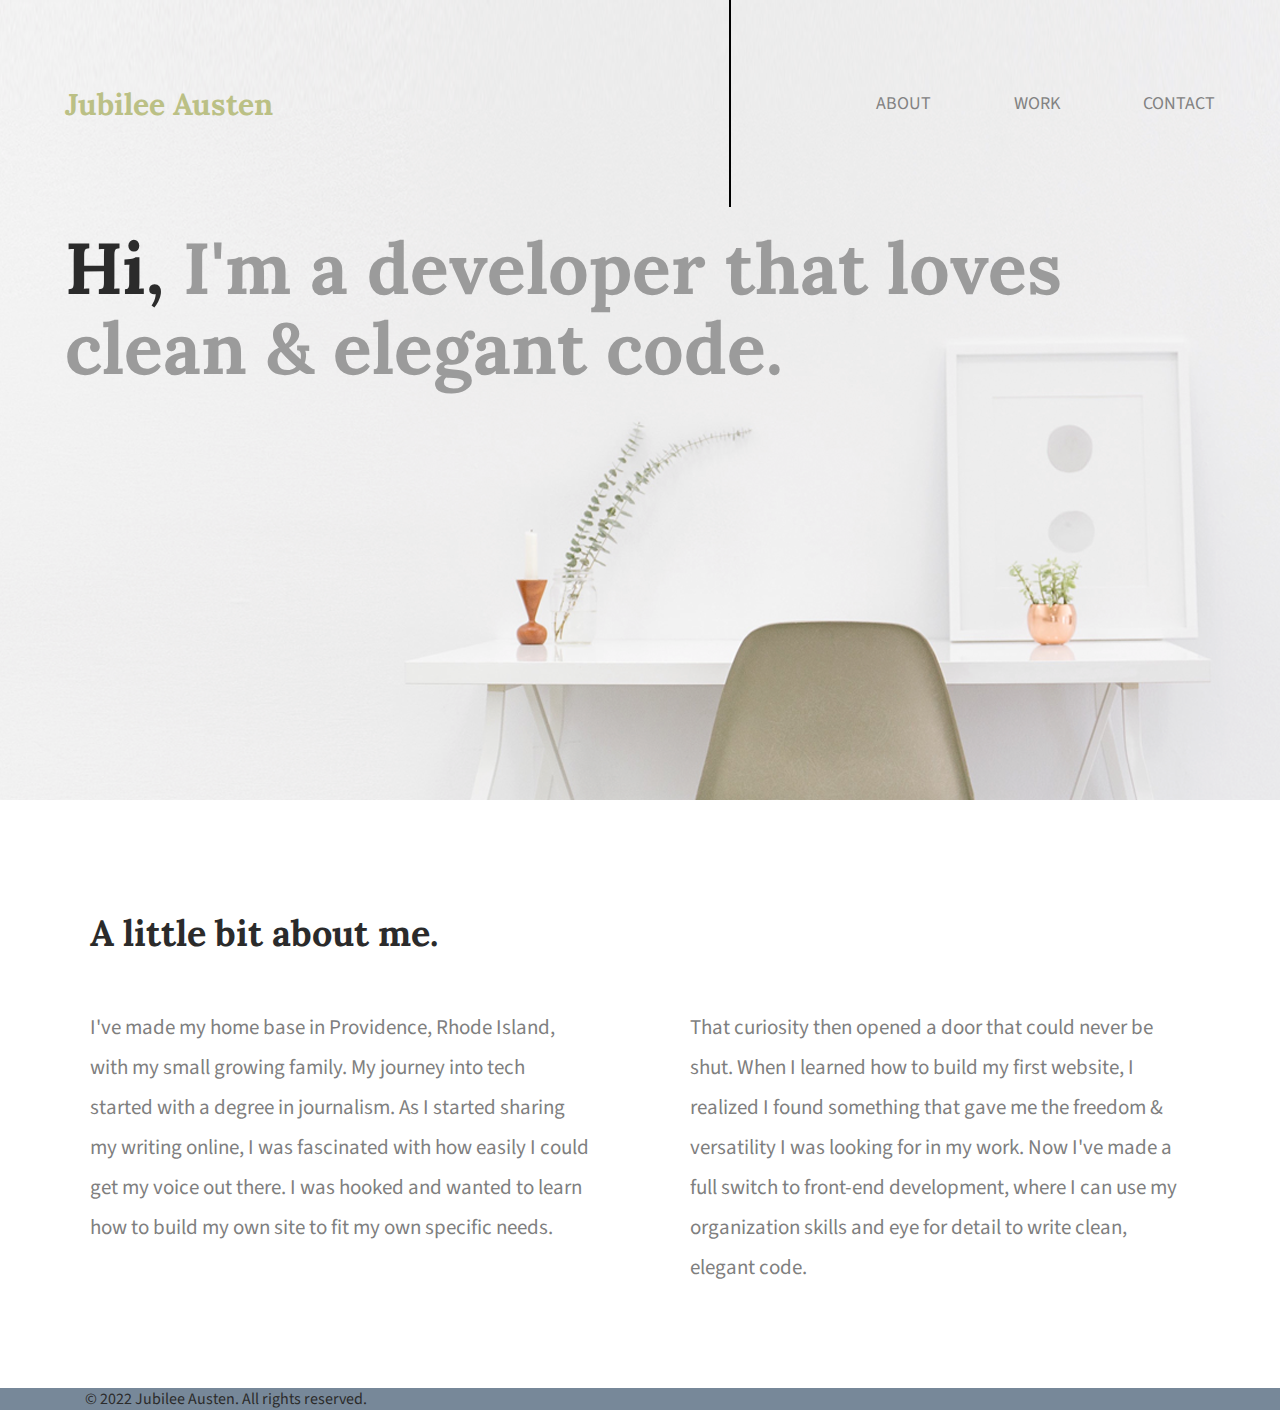
<file: index.html>
<!doctype html>
<html lang="en">
    <head>
        <title>Jubilee Austen | Portfolio</title>
        <meta charset="UTF-8">
        <link rel="stylesheet" href="css/normalize.css">
        <link rel="stylesheet" href="css/main.css">
        <link href="https://fonts.googleapis.com/css?family=Source+Sans+Pro:400,700" rel='stylesheet' type='text/css'>
        <link rel="preconnect" href="https://fonts.googleapis.com">
        <link rel="preconnect" href="https://fonts.gstatic.com" crossorigin>
        <link href="https://fonts.googleapis.com/css2?family=Lora:wght@400;700&display=swap" rel="stylesheet">
        <link href="https://fonts.googleapis.com/css?family=Lora:400,700" rel="stylesheet" type="text/css">
         <!--I don't understand what the line above does? The same thing as the line above it but with the extra "type=css"?-->
    </head>
    <body>
    <header>
        <div class="full-width">
            <div class="half-width">
                <h1>Jubilee Austen</h1>
            </div>
            <div class="half-width">
                <nav>
                    <ul>
                        <li><a href="#about">About</a></li>
                        <li><a href="work/index.html">Work</a></li>
                        <li><a href="contact/index.html">Contact</a></li>
                    </ul>
                </nav>
            </div>
            <h2><span>Hi,</span> I'm a developer that loves clean &amp; elegant code.</h2>
        </div>
    </header>
    <main>
        <section id="about">
            <div class="full-width">
                <h2>A little bit about me.</h2>
                <div class="half-width">
                    <p>I've made my home base in Providence, Rhode Island, with my small growing family. My journey into tech started with a degree in journalism. As I started sharing my writing online, I was fascinated with how easily I could get my voice out there. I was hooked and wanted to learn how to build my own site to fit my own specific needs.</p>
                </div>
                <div class="half-width">
                    <p>That curiosity then opened a door that could never be shut. When I learned how to build my first website, I realized I found something that gave me the freedom & versatility I was looking for in my work. Now I've made a full switch to front-end development, where I can use my organization skills and eye for detail to write clean, elegant code.</p>
                </div>
            </div>
        </section>
        <footer>
            <div class="full-width">
                © 2022 Jubilee Austen. All rights reserved.
            </div>
        </footer>
    </main>
    </body>
</html>
</file>
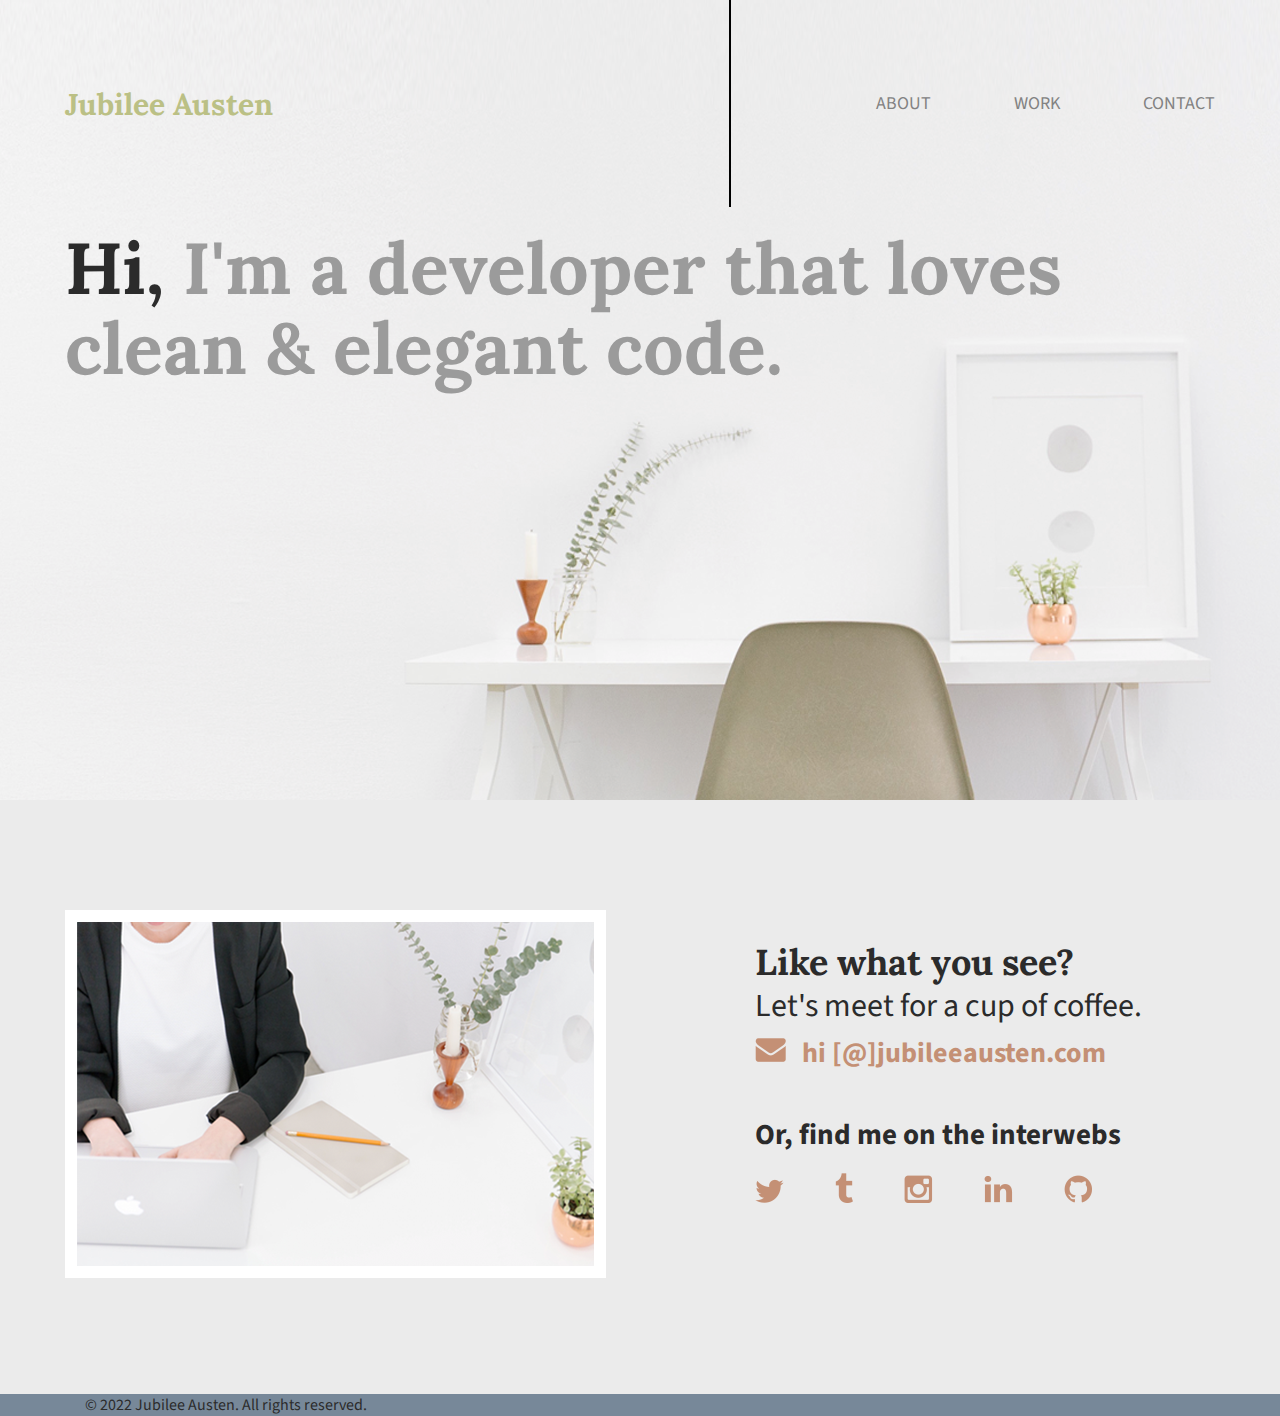
<file: contact/index.html>
<!doctype html>
<html lang="en">
    <head>
        <title>Jubilee Austen | Portfolio</title>
        <meta charset="UTF-8">
        <link rel="stylesheet" href="../css/normalize.css">
        <link rel="stylesheet" href="../css/main.css">
        <link href="https://fonts.googleapis.com/css?family=Source+Sans+Pro:400,700" rel='stylesheet' type='text/css'>
        <link rel="preconnect" href="https://fonts.googleapis.com">
        <link rel="preconnect" href="https://fonts.gstatic.com" crossorigin>
        <link href="https://fonts.googleapis.com/css2?family=Lora:wght@400;700&display=swap" rel="stylesheet">
        <link href="https://fonts.googleapis.com/css?family=Lora:400,700" rel="stylesheet" type="text/css">
         <!--I don't understand what the line above does? The same thing as the line above it but with the extra "type=css"?-->
    </head>
    <body>
    <header>
        <div class="full-width">
            <div class="half-width">
                <h1>Jubilee Austen</h1>
            </div>
            <div class="half-width">
                <nav>
                    <ul>
                        <li><a href="../index.html">About</a></li>
                        <li><a href="../work/index.html">Work</a></li>
                        <li><a href="#contact">Contact</a></li>
                    </ul>
                </nav>
            </div>
            <h2><span>Hi,</span> I'm a developer that loves clean &amp; elegant code.</h2>
        </div>
    </header>
    <main>
        <section id="contact">
            <div class="full-width">
                <div class="half-width">
                    <img id="contact-img" src="../img/contact-image.png" alt="Contact image" />
                </div>
                <div class="half-width">
                    <h2>Like what you see?</h2>
                    <h3 id="email-header">Let's meet for a cup of coffee.</h3>
                    <a href="mailto:hi@jubileeausten.com">
                        <img id="envelope" src="../img/envelope.png" alt="Envelope icon" />
                        hi [@]jubileeausten.com
                    </a>
                    <h3 id="socialmedia-header">Or, find me on the interwebs</h3>
                    <ul>
                        <li><img src="../img/twitter.png" alt="Twitter icon" /></li>
                        <li><img src="../img/tumblr.png" alt="Tumblr icon" /></li>
                        <li><img src="../img/instagram.png" alt="Instagram icon" /></li>
                        <li><img src="../img/linkedin.png" alt="LinkedIn icon" /></li>
                        <li><img src="../img/github.png" alt="GitHub icon" /></li>
                    </ul>
                </div>
            </div>
        </section>
        <footer>
            <div class="full-width">
              © 2022 Jubilee Austen. All rights reserved.
            </div>
        </footer>
    </main>
    </body>
</html>
</file>
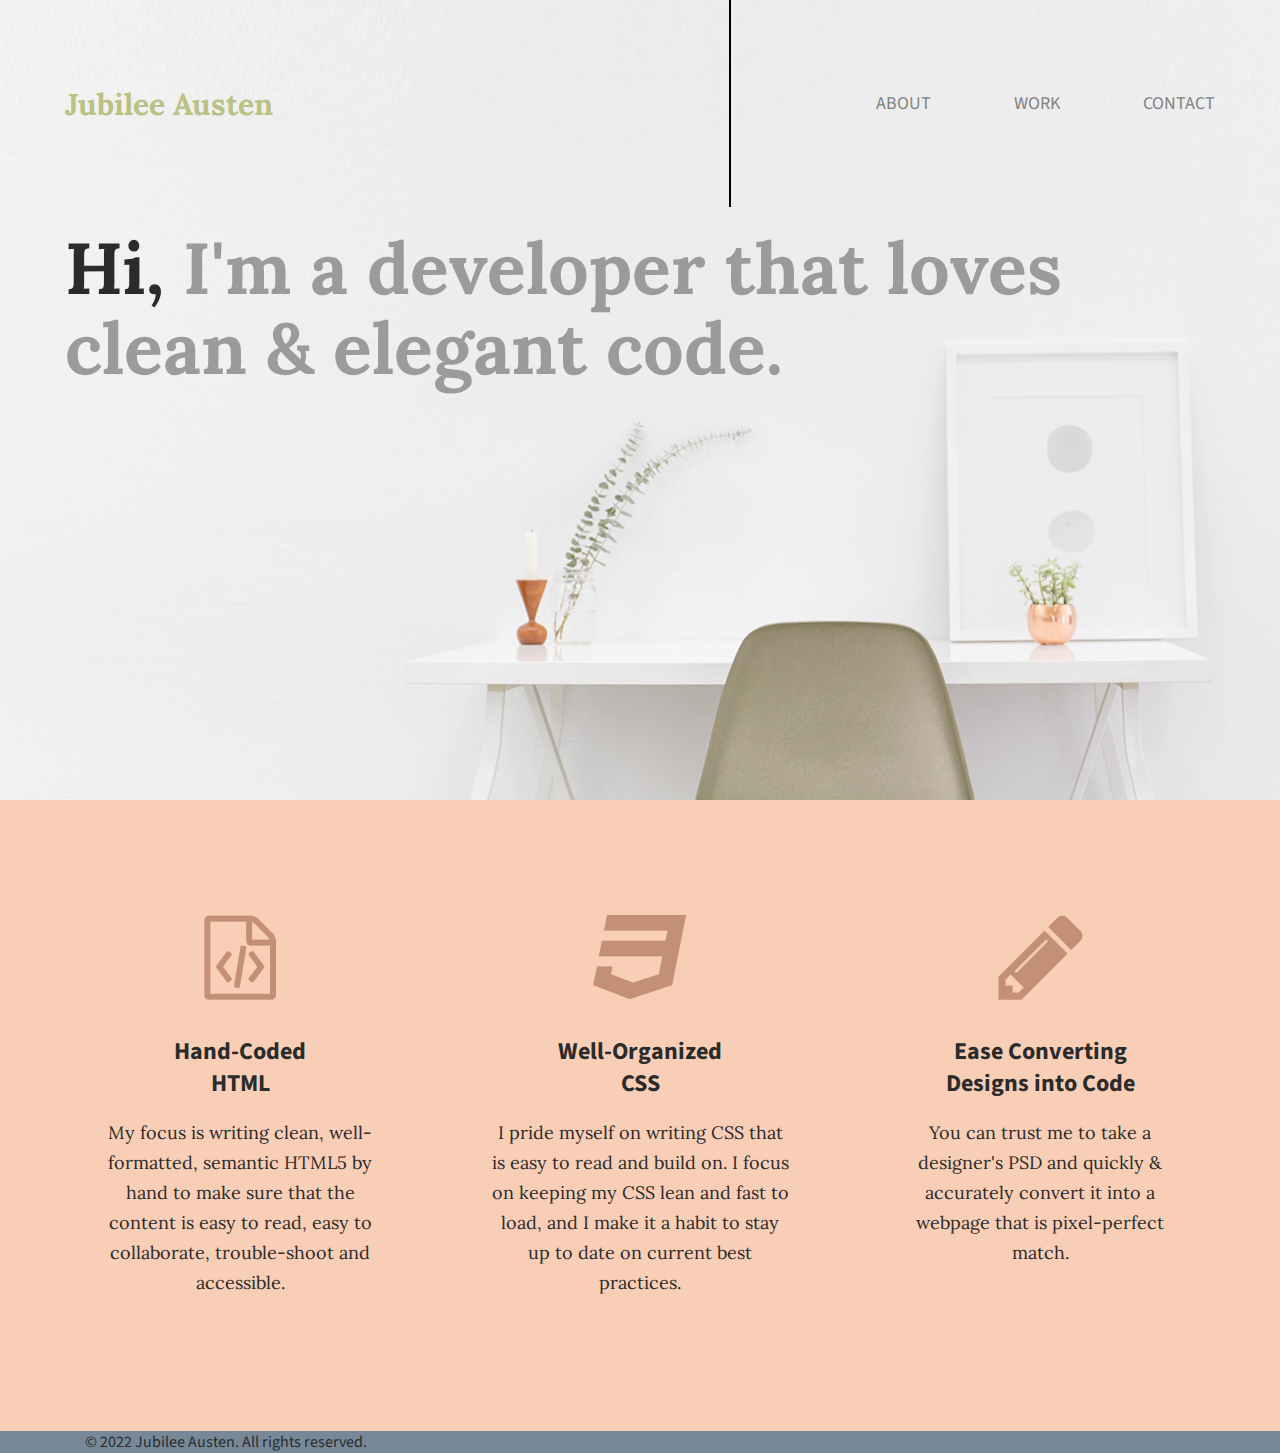
<file: work/index.html>
<!doctype html>
<html lang="en">
    <head>
        <title>Jubilee Austen | Portfolio</title>
        <meta charset="UTF-8">
        <link rel="stylesheet" href="../css/normalize.css">
        <link rel="stylesheet" href="../css/main.css">
        <link href="https://fonts.googleapis.com/css?family=Source+Sans+Pro:400,700" rel='stylesheet' type='text/css'>
        <link rel="preconnect" href="https://fonts.googleapis.com">
        <link rel="preconnect" href="https://fonts.gstatic.com" crossorigin>
        <link href="https://fonts.googleapis.com/css2?family=Lora:wght@400;700&display=swap" rel="stylesheet">
        <link href="https://fonts.googleapis.com/css?family=Lora:400,700" rel="stylesheet" type="text/css">
         <!--I don't understand what the line above does? The same thing as the line above it but with the extra "type=css"?-->
    </head>
    <body>
    <header>
        <div class="full-width">
            <div class="half-width">
                <h1>Jubilee Austen</h1>
            </div>
            <div class="half-width">
                <nav>
                    <ul>
                        <li><a href="../index.html">About</a></li>
                        <li><a href="#work">Work</a></li>
                        <li><a href="../contact/index.html">Contact</a></li>
                    </ul>
                </nav>
            </div>
            <h2><span>Hi,</span> I'm a developer that loves clean &amp; elegant code.</h2>
        </div>
    </header>
    <main>
        <section id="work">
            <div class="full-width">
                <div class="third-width">
                    <img src="../img/html-icon.png" alt="HTML icon" />
                    <h3>Hand-Coded HTML</h3>
                    <p>My focus is writing clean, well-formatted, semantic HTML5 by hand to make sure that the content is easy to read, easy to collaborate, trouble-shoot and accessible.</p>
                </div>
                <div class="third-width">  
                    <img src="../img/css-icon.png" alt="CSS icon" />
                    <h3>Well-Organized CSS</h3>
                    <p>I pride myself on writing CSS that is easy to read and build on. I focus on keeping my CSS lean and fast to load, and I make it a habit to stay up to date on current best practices.</p>
                </div>
                <div class="third-width">
                    <img src="../img/pencil-icon.png" alt="Pencil icon"/>
                    <h3>Ease Converting Designs into Code</h3>
                    <p>You can trust me to take a designer's PSD and quickly & accurately convert it into a webpage that is pixel-perfect match.</p>
                </div>
            </div>
        </section>
       <footer>
        <div class="full-width">
            © 2022 Jubilee Austen. All rights reserved.
          </div>
       </footer>
    </main>
    </body>
</html>
</file>
<file: css/main.css>
/***** BASE STYLES *****/

body {
    color: #2b2b2b;
    font-family: 'Source Sans Pro', sans-serif;
}


/***** GRID *****/

.full-width {
    margin: 0px auto;
    overflow: auto;
    width: 1200px;
}

.half-width {
    float: left;
    width: 600px;
}

.third-width {
    float: left;
    width: 400px;
}


/***** HEADER *****/

header {
    background: url('../img/full-background.png');
    background-position: center;
    background-size: cover;
    height: 800PX;
}

header h1 {
    color: #bbc085;
    font-family: 'Lora', serif;
    font-size: 30px;
    padding: 65px 0 65px 25px;
}

nav {
    float: right; 
    padding: 75px 25px;
    border-left: 2px solid black;
}

nav ul li{
    display: inline-block;
}

nav ul li a {
    color: #828282;
    font-size: 18px;
    padding-left: 80px; 
    text-decoration: none;
    text-transform: uppercase;
}

header h2 {
    clear: both;
    color: #9b9b9b;
    font-family: 'Lora', serif;
    font-size: 72px; /** This didn't just show in my photoshop as others did, and I didn't get the correct value **/
    line-height: 80px; /** Same as above **/
    padding: 20px 0 20px 25px;
    margin-top: 0;
    width: 1000px;
}

header h2 span {
    color: #2b2b2b;
}

/***** ABOUT *****/

#about .full-width {
    padding: 80px 0;
}

#about h2 {
    font-family: 'Lora', serif;
    font-size: 36px;
    padding-left: 50px;
}

#about p {
    color:#7f7f7f;
    font-size: 21px;
    line-height: 40px;
    padding-left: 50px;
    padding-right: 50px;
}


/***** WORK *****/

#work {
    background: #f9ceb7;
    padding: 115px 0;
    text-align: center;
}

#work img {
    padding-bottom: 30px;   
}

#work h3 {
    font-size: 24px;
    line-height: 32px;
    margin: 0 auto;
    width: 190px; /** I only arrived here through guess & testing. I used the ruler, but I was more in the 175 range.**/
}

#work p {
    font-family: 'Lora', serif;
    font-size: 18px;
    line-height: 30px;
    padding: 0 50px;
}


/***** CONTACT *****/

#contact {
    background: #ebebeb;
}

#contact .full-width {
    padding: 110px 0;
}

#contact img#contact-img {
    border: 12px solid #ffffff;
    margin-left: 25px;
}

#contact h2, #contact #email-header, #contact #socialmedia-header, #contact ul {
    padding-left: 115px;
}

#contact h2 {
    font-family: 'Lora', serif;
    font-size: 36px;
    line-height: 44px;
}

#contact #email-header {
    font-size: 32px;
    font-weight: 400;  /** I don't know where the 400 comes from **/
    line-height: 44px;
    margin: -30px 0 5px 0;
}

#contact a {
    color: #c49075;
    font-size: 28px;
    font-weight: bold;
    text-decoration: none;
}

#contact #envelope {
    padding: 0 10px 0 115px;
}

#contact #socialmedia-header {
    font-size: 29px;
    font-weight: bold;
    line-height: 44px;
    margin: 40px 0 0 0;
}

#contact ul {
    list-style: none;
}

#contact ul li {
     display: inline-block;
}

#contact ul img {
    padding-right: 48px;
}

/***** FOOTER *****/

footer {
    background: lightslategray;
    padding-left: 85px;
}
</file>
